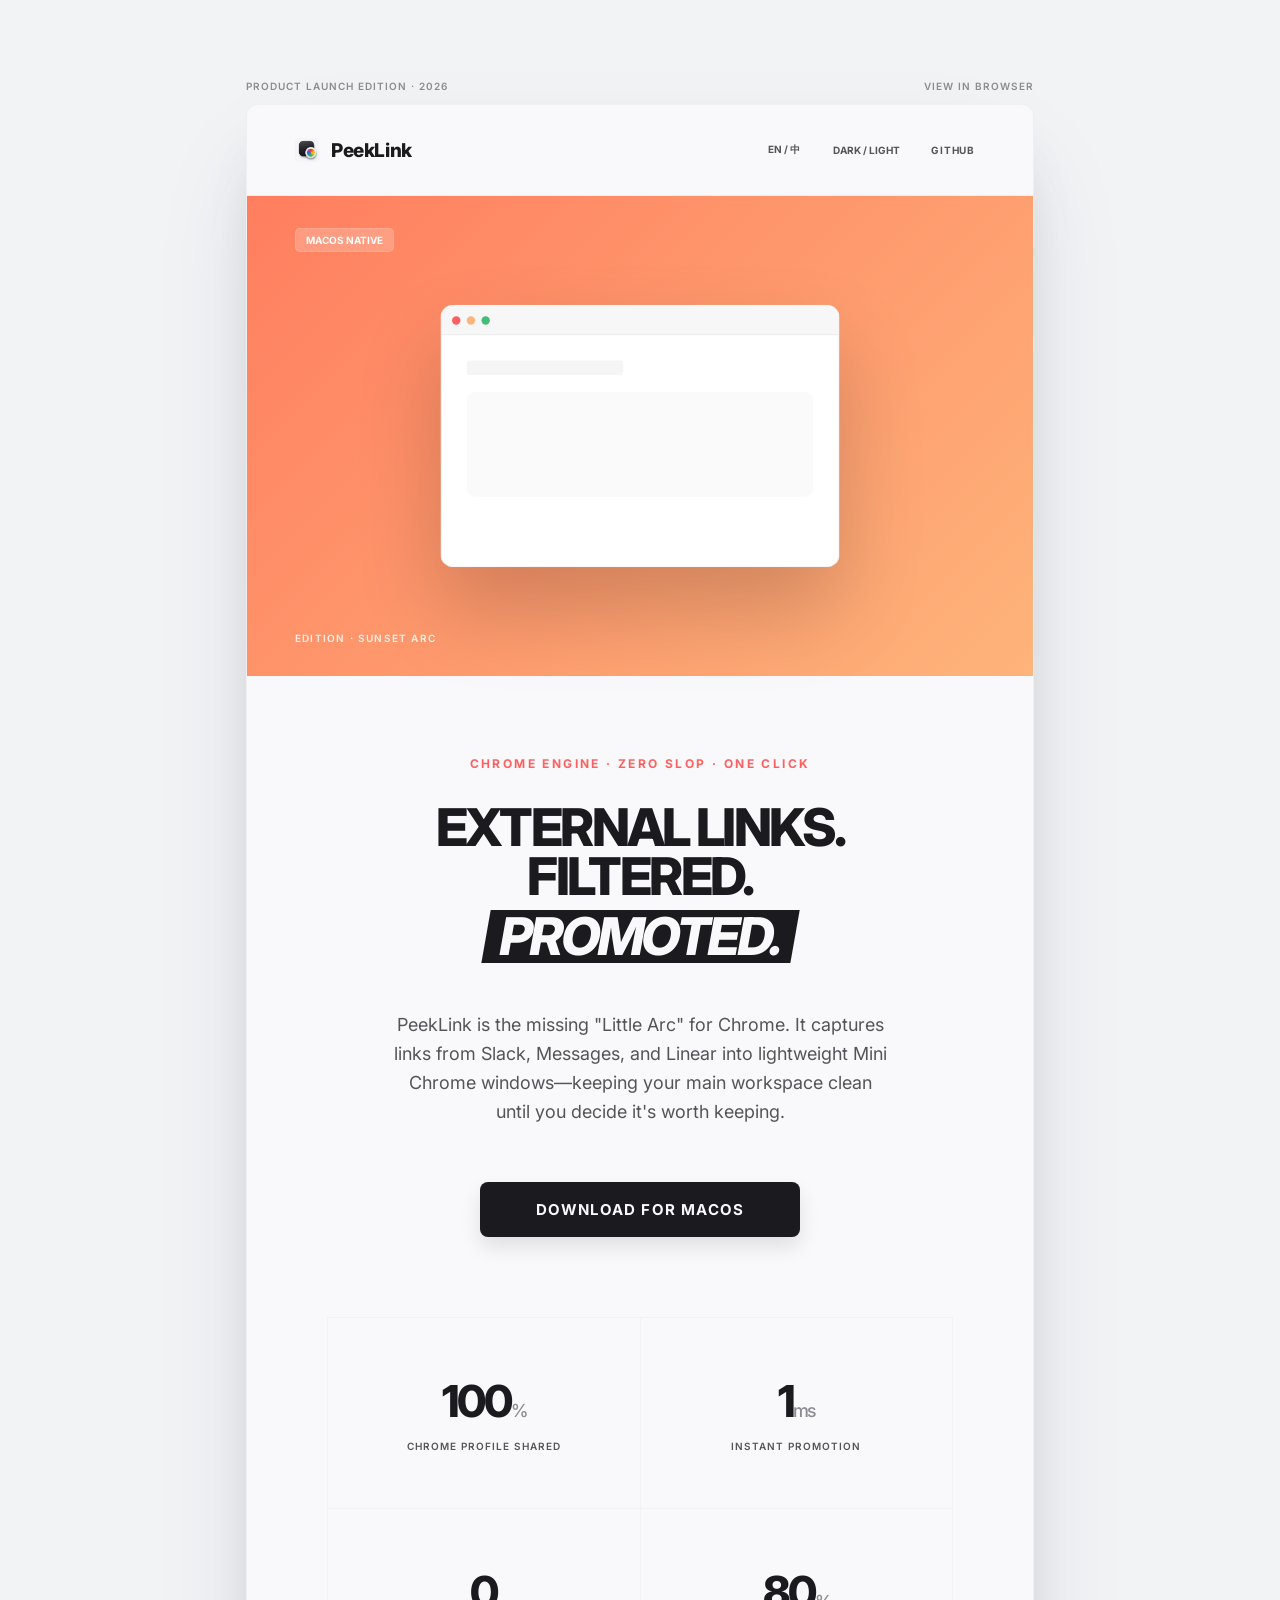
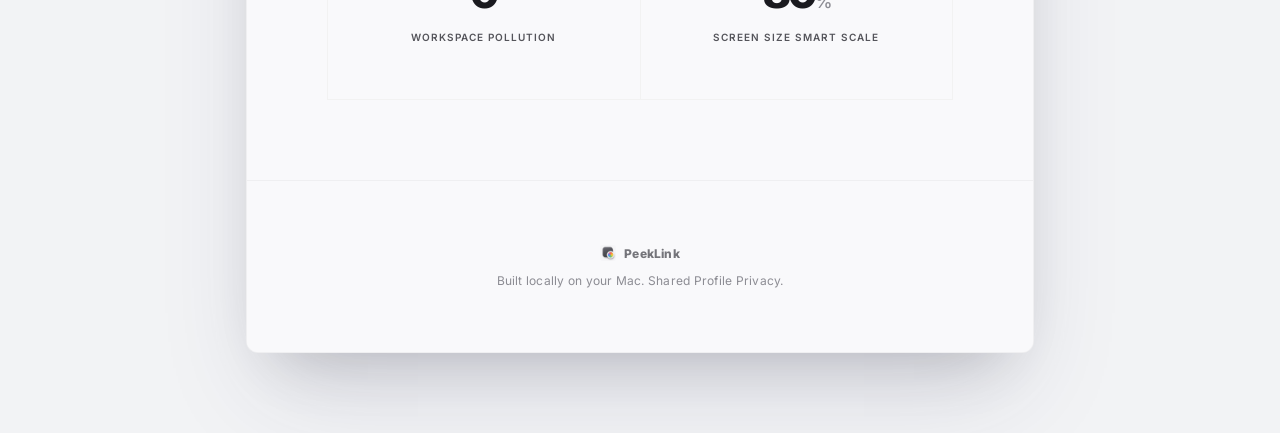
<file: index.html>
<!doctype html>
<html lang="en">
<head>
    <meta charset="UTF-8">
    <meta name="viewport" content="width=device-width, initial-scale=1.0">
    <title>PeekLink · The Little Arc for Chrome</title>
    <link rel="preconnect" href="https://fonts.googleapis.com">
    <link rel="preconnect" href="https://fonts.gstatic.com" crossorigin>
    <link href="https://fonts.googleapis.com/css2?family=Inter:wght@400;600;800&display=swap" rel="stylesheet">
    <style>
        :root {
            --sunset-start: #ff7e5f;
            --sunset-end: #feb47b;
            --ink-primary: #1a1a1f;
            --ink-secondary: #54545a;
            --ink-muted: #8c8c93;
            --arc-coral: #ff5f5f;
            --bg-page: #f2f3f5;
            --bg-email: #f9f9fb;
            --border: rgba(0,0,0,0.04);
            --grid-bg: #f2f2f2;
            --shadow-email: 0 50px 100px -20px rgba(50, 50, 93, 0.15), 0 30px 60px -30px rgba(0, 0, 0, 0.2);
        }

        [data-theme="dark"] {
            --bg-page: #050505;
            --bg-email: #111111;
            --ink-primary: #fafafa;
            --ink-secondary: #c2c2c9;
            --ink-muted: #666666;
            --border: rgba(255,255,255,0.08);
            --grid-bg: #1a1a1a;
            --shadow-email: 0 50px 100px -20px rgba(0, 0, 0, 0.5), 0 30px 60px -30px rgba(0, 0, 0, 0.5);
        }

        * {
            margin: 0;
            padding: 0;
            box-sizing: border-box;
            transition: background-color 0.4s cubic-bezier(0.4, 0, 0.2, 1), color 0.4s, border-color 0.4s;
        }

        body {
            background-color: var(--bg-page);
            padding: 80px 20px;
            font-family: 'Inter', -apple-system, sans-serif;
            color: var(--ink-primary);
            display: flex;
            flex-direction: column;
            align-items: center;
        }

        .preheader {
            width: 788px;
            margin-bottom: 12px;
            display: flex;
            justify-content: space-between;
            font-size: 10px;
            font-weight: 600;
            text-transform: uppercase;
            letter-spacing: 0.1em;
            color: var(--ink-muted);
        }

        .email-container {
            width: 788px;
            background: var(--bg-email);
            border: 1px solid var(--border);
            border-radius: 12px;
            box-shadow: var(--shadow-email);
            overflow: hidden;
            position: relative;
        }

        .masthead {
            padding: 32px 48px;
            display: flex;
            justify-content: space-between;
            align-items: center;
            border-bottom: 1px solid var(--border);
        }

        .wordmark {
            font-weight: 800;
            font-size: 19px;
            letter-spacing: -0.02em;
            display: flex;
            align-items: center;
            gap: 12px;
            text-decoration: none;
            color: inherit;
        }

        .logo-img {
            width: 24px;
            height: 24px;
            object-fit: contain;
            border-radius: 4px;
        }

        .nav-links {
            display: flex;
            align-items: center;
            gap: 10px;
            font-size: 10px;
            font-weight: 700;
            letter-spacing: 0.08em;
            color: var(--ink-secondary);
        }

        .nav-links a, .nav-links button {
            text-decoration: none;
            color: inherit;
            cursor: pointer;
            background: none;
            border: none;
            font: inherit;
            text-transform: uppercase;
            padding: 6px 10px;
            border-radius: 4px;
        }

        .nav-links button:hover {
            background: rgba(0,0,0,0.03);
        }
        [data-theme="dark"] .nav-links button:hover { background: rgba(255,255,255,0.05); }

        #lang-toggle { min-width: 55px; }
        #theme-toggle { min-width: 90px; }

        .hero-block {
            width: 100%;
            height: 480px;
            background: linear-gradient(135deg, var(--sunset-start), var(--sunset-end));
            position: relative;
            display: flex;
            align-items: center;
            justify-content: center;
        }

        .hero-stamp {
            position: absolute;
            top: 32px;
            left: 48px;
            background: rgba(255,255,255,0.2);
            padding: 5px 10px;
            border-radius: 5px;
            font-size: 10px;
            font-weight: 700;
            color: white;
            backdrop-filter: blur(8px);
            border: 1px solid rgba(255,255,255,0.15);
        }

        .hero-tag {
            position: absolute;
            bottom: 32px;
            left: 48px;
            font-size: 10px;
            font-weight: 600;
            color: rgba(255,255,255,0.85);
            letter-spacing: 0.12em;
        }

        .mock-window {
            width: 380px; 
            height: 250px; 
            background: white; 
            border-radius: 12px; 
            box-shadow: 0 40px 80px rgba(0,0,0,0.18); 
            border: 1px solid rgba(0,0,0,0.05); 
            display: flex; 
            flex-direction: column;
            overflow: hidden;
            transform: scale(1.05);
        }
        [data-theme="dark"] .mock-window { background: #1a1a1a; border-color: rgba(255,255,255,0.1); }

        .title-bar {
            height: 28px; 
            background: rgba(0,0,0,0.03); 
            border-bottom: 1px solid rgba(0,0,0,0.05); 
            display: flex; 
            align-items: center; 
            padding: 0 10px; 
            gap: 6px;
        }

        .content-body {
            padding: 80px 80px;
            text-align: center;
        }

        .eyebrow {
            font-size: 12px;
            font-weight: 700;
            letter-spacing: 0.2em;
            color: var(--arc-coral);
            margin-bottom: 32px;
            text-transform: uppercase;
        }

        .headline-lockup {
            font-weight: 800;
            font-size: 52px;
            line-height: 0.95;
            letter-spacing: -0.05em;
            margin-bottom: 48px;
            text-transform: uppercase;
        }

        .skew-accent {
            display: inline-block;
            transform: skew(-10deg);
            background: var(--ink-primary);
            color: var(--bg-email);
            padding: 2px 14px;
            margin-top: 8px;
        }

        .body-paragraph {
            font-size: 18px;
            line-height: 1.6;
            color: var(--ink-secondary);
            margin-bottom: 56px;
            max-width: 500px;
            margin-left: auto;
            margin-right: auto;
        }

        .cta-btn {
            display: inline-block;
            background: var(--ink-primary);
            color: var(--bg-email);
            padding: 18px 56px;
            border-radius: 8px;
            font-weight: 700;
            font-size: 15px;
            text-decoration: none;
            text-transform: uppercase;
            letter-spacing: 0.08em;
            margin-bottom: 80px;
            box-shadow: 0 10px 20px rgba(0,0,0,0.1);
        }

        .specs-grid {
            display: grid;
            grid-template-columns: 1fr 1fr;
            gap: 1px;
            background: var(--grid-bg);
            border: 1px solid var(--grid-bg);
        }

        .spec-item {
            background: var(--bg-email);
            padding: 56px 32px;
        }

        .spec-number {
            font-size: 44px;
            font-weight: 800;
            letter-spacing: -0.05em;
            margin-bottom: 8px;
        }

        .spec-unit {
            font-size: 18px;
            font-weight: 500;
            color: var(--ink-muted);
        }

        .spec-label {
            font-size: 10px;
            font-weight: 600;
            text-transform: uppercase;
            letter-spacing: 0.1em;
            color: var(--ink-secondary);
            margin-top: 12px;
        }

        .footer {
            padding: 64px 48px;
            text-align: center;
            background: var(--bg-email);
            border-top: 1px solid var(--border);
            color: var(--ink-muted);
            font-size: 12px;
            letter-spacing: 0.02em;
        }

        .footer-logo {
            display: flex;
            align-items: center;
            justify-content: center;
            gap: 8px;
            font-weight: 800;
            margin-bottom: 12px;
            color: var(--ink-secondary);
            opacity: 0.8;
            text-decoration: none;
        }
    </style>
</head>
<body>

    <div class="preheader">
        <span id="preheader-left">Product Launch Edition · 2026</span>
        <span id="preheader-right">View in Browser</span>
    </div>

    <div class="email-container">
        <div class="masthead">
            <a href="#" class="wordmark">
                <img src="logo.png" alt="PeekLink Logo" class="logo-img">
                PeekLink
            </a>
            <div class="nav-links">
                <button id="lang-toggle">EN / 中</button>
                <button id="theme-toggle">DARK / LIGHT</button>
                <a href="https://github.com/khalilhsu/miniChrome">GITHUB</a>
            </div>
        </div>

        <div class="hero-block">
            <div class="hero-stamp" id="badge">MACOS NATIVE</div>
            <div class="mock-window">
                <div style="height: 28px; background: rgba(0,0,0,0.03); border-bottom: 1px solid rgba(0,0,0,0.05); display: flex; align-items: center; padding: 0 10px; gap: 6px;">
                    <div style="width: 8px; height: 8px; border-radius: 50%; background: #ff5f5f;"></div>
                    <div style="width: 8px; height: 8px; border-radius: 50%; background: #feb47b;"></div>
                    <div style="width: 8px; height: 8px; border-radius: 50%; background: #48bb78;"></div>
                </div>
                <div style="flex: 1; padding: 24px; display: flex; flex-direction: column; gap: 16px;">
                    <div style="height: 14px; width: 45%; background: rgba(0,0,0,0.04); border-radius: 3px;"></div>
                    <div style="height: 100px; width: 100%; background: rgba(0,0,0,0.02); border-radius: 8px;"></div>
                </div>
            </div>
            <div class="hero-tag">EDITION · SUNSET ARC</div>
        </div>

        <div class="content-body">
            <div class="eyebrow" id="eyebrow">CHROME ENGINE · ZERO SLOP · ONE CLICK</div>
            <div class="headline-lockup">
                <span id="h1">EXTERNAL LINKS.</span><br>
                <span id="h2">FILTERED.</span><br>
                <span class="skew-accent" id="h3">PROMOTED.</span>
            </div>
            <p class="body-paragraph" id="subhead">
                PeekLink is the missing "Little Arc" for Chrome. It captures links from Slack, Messages, and Linear into lightweight Mini Chrome windows—keeping your main workspace clean until you decide it's worth keeping.
            </p>
            <a href="https://github.com/khalilhsu/miniChrome" class="cta-btn" id="cta">Download for macOS</a>

            <div class="specs-grid">
                <div class="spec-item">
                    <div class="spec-number">100<span class="spec-unit">%</span></div>
                    <div class="spec-label" id="s1">CHROME PROFILE SHARED</div>
                </div>
                <div class="spec-item">
                    <div class="spec-number">1<span class="spec-unit">ms</span></div>
                    <div class="spec-label" id="s2">INSTANT PROMOTION</div>
                </div>
                <div class="spec-item">
                    <div class="spec-number">0</div>
                    <div class="spec-label" id="s3">WORKSPACE POLLUTION</div>
                </div>
                <div class="spec-item">
                    <div class="spec-number">80<span class="spec-unit">%</span></div>
                    <div class="spec-label" id="s4">SCREEN SIZE SMART SCALE</div>
                </div>
            </div>
        </div>

        <div class="footer">
            <a href="#" class="footer-logo">
                <img src="logo.png" alt="PeekLink Logo" class="logo-img" style="width:16px; height:16px; border-radius:3px;">
                PeekLink
            </a>
            <p id="footer-text">Built locally on your Mac. Shared Profile Privacy.</p>
        </div>
    </div>

<script>
    const translations = {
        en: {
            badge: "MACOS NATIVE",
            eyebrow: "CHROME ENGINE · ZERO SLOP · ONE CLICK",
            h1: "EXTERNAL LINKS.",
            h2: "FILTERED.",
            h3: "PROMOTED.",
            subhead: "PeekLink is the missing \"Little Arc\" for Chrome. It captures links from Slack, Messages, and Linear into lightweight Mini Chrome windows—keeping your main workspace clean until you decide it's worth keeping.",
            cta: "Download for macOS",
            s1: "CHROME PROFILE SHARED",
            s2: "INSTANT PROMOTION",
            s3: "WORKSPACE POLLUTION",
            s4: "SCREEN SIZE SMART SCALE",
            footer: "Built locally on your Mac. Shared Profile Privacy.",
            themeTextDark: "DARK / LIGHT",
            themeTextLight: "LIGHT / DARK",
            viewInBrowser: "View in Browser",
            preheader: "Product Launch Edition · 2026"
        },
        cn: {
            badge: "MACOS 原生应用",
            eyebrow: "CHROME 内核 · 零杂乱 · 一键提升",
            h1: "外部链接。",
            h2: "过滤。",
            h3: "提升。",
            subhead: "PeekLink 是 Chrome 缺失的 \"Little Arc\" 体验。它将来自 Slack、微信或邮件的链接捕获到轻量级迷你窗口中，直到您决定将其保留至主工作区。",
            cta: "下载 macOS 版",
            s1: "共享配置文件",
            s2: "瞬时窗口提升",
            s3: "工作区零污染",
            s4: "智能屏幕缩放",
            footer: "在您的 Mac 本地运行。共享配置文件，保护隐私。",
            themeTextDark: "深色 / 浅色",
            themeTextLight: "浅色 / 深色",
            viewInBrowser: "在浏览器中查看",
            preheader: "产品发布限定版 · 2026"
        }
    };

    let currentLang = 'en';
    let currentTheme = 'light';

    const langBtn = document.getElementById('lang-toggle');
    const themeBtn = document.getElementById('theme-toggle');

    function updateLanguage() {
        const t = translations[currentLang];
        document.getElementById('badge').textContent = t.badge;
        document.getElementById('eyebrow').textContent = t.eyebrow;
        document.getElementById('h1').textContent = t.h1;
        document.getElementById('h2').textContent = t.h2;
        document.getElementById('h3').textContent = t.h3;
        document.getElementById('subhead').textContent = t.subhead;
        document.getElementById('cta').textContent = t.cta;
        document.getElementById('s1').textContent = t.s1;
        document.getElementById('s2').textContent = t.s2;
        document.getElementById('s3').textContent = t.s3;
        document.getElementById('s4').textContent = t.s4;
        document.getElementById('footer-text').textContent = t.footer;
        document.getElementById('preheader-left').textContent = t.preheader;
        document.getElementById('preheader-right').textContent = t.viewInBrowser;
        
        themeBtn.textContent = currentTheme === 'light' ? t.themeTextDark : t.themeTextLight;
    }

    langBtn.addEventListener('click', () => {
        currentLang = currentLang === 'en' ? 'cn' : 'en';
        updateLanguage();
    });

    themeBtn.addEventListener('click', () => {
        currentTheme = currentTheme === 'light' ? 'dark' : 'light';
        document.body.setAttribute('data-theme', currentTheme);
        updateLanguage();
    });
</script>

</body>
</html>
</file>
